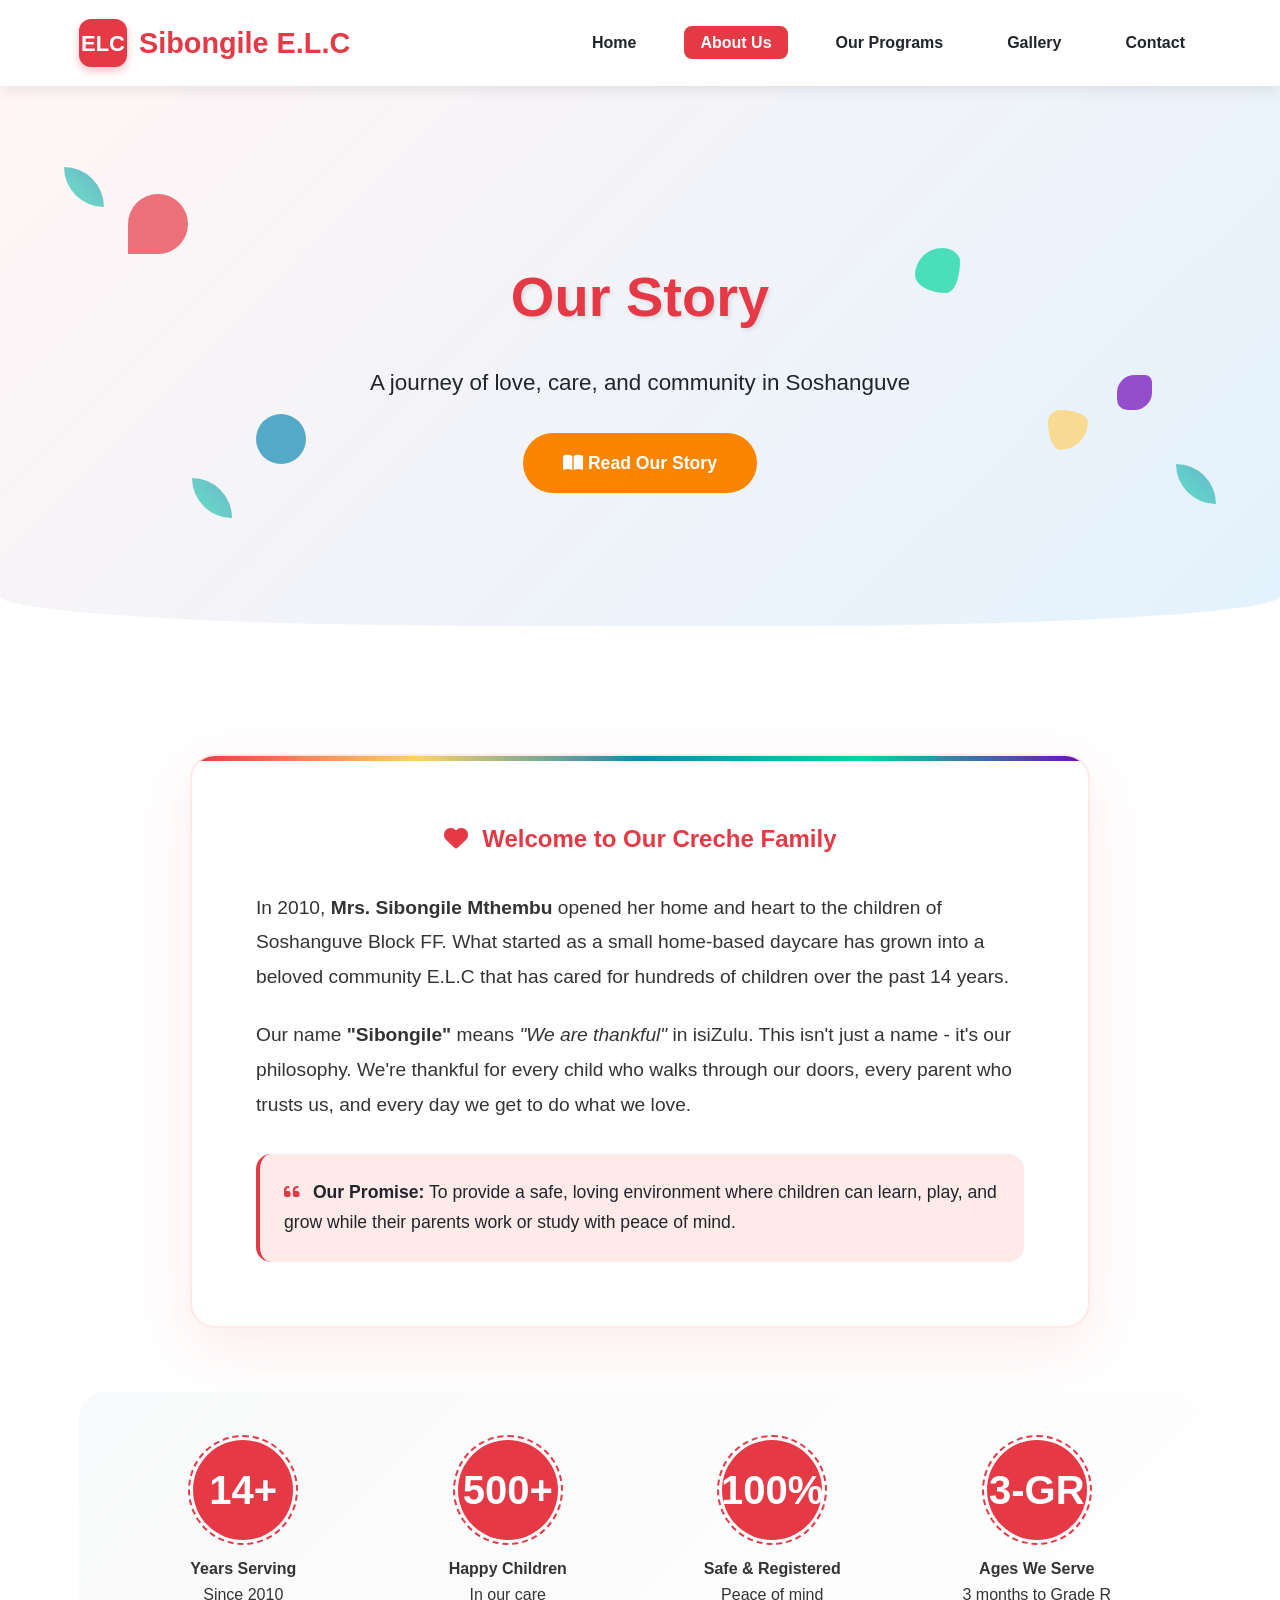
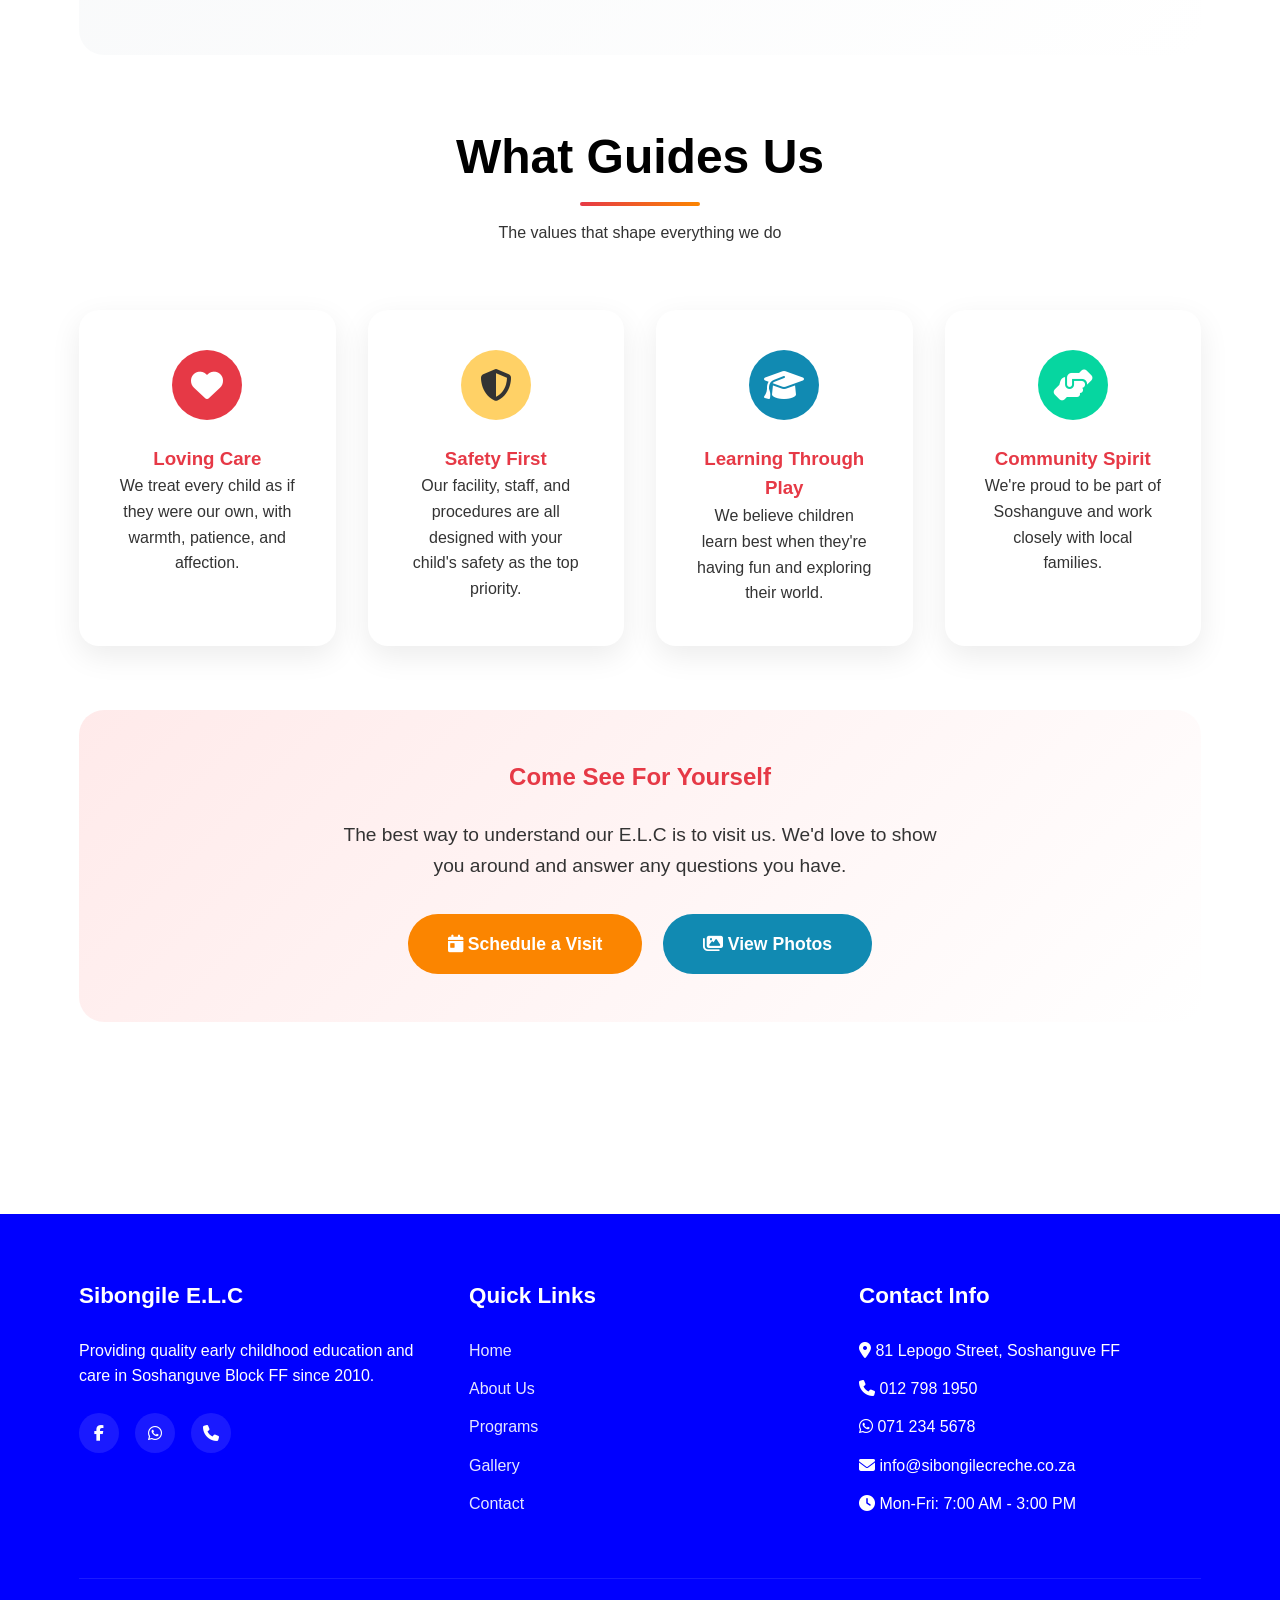
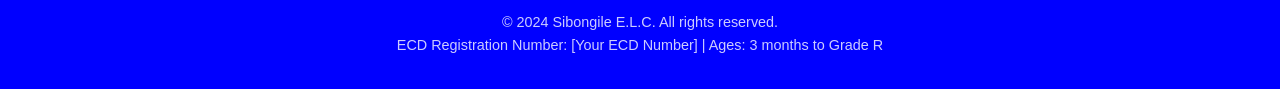
<file: about_us.html>
<!DOCTYPE html>
<html lang="en">
<head>
    <meta charset="UTF-8">
    <meta name="viewport" content="width=device-width, initial-scale=1.0">
    <title>About Us | Sibongile E.L.C</title>
    <link rel="stylesheet" href="css_assets/myfirst.css">
    <link rel="stylesheet" href="https://cdnjs.cloudflare.com/ajax/libs/font-awesome/6.4.0/css/all.min.css">
    <style>
        /* Special About Us Page Styles */
        .about-hero-special {
            background: linear-gradient(135deg, #fff5f5 0%, #e3f2fd 100%);
            color: var(--text-dark);
            text-align: center;
            padding: 8rem 1rem 6rem;
            position: relative;
            overflow: hidden;
            min-height: 60vh;
            display: flex;
            align-items: center;
            border-radius: 0 0 40% 40% / 0 0 30px 30px;
        }
        
        /* Animated Background Elements */
        .floating-element {
            position: absolute;
            opacity: 0.7;
            z-index: 0;
            pointer-events: none;
        }
        
        .element-1 {
            width: 60px;
            height: 60px;
            background: var(--primary-red);
            border-radius: 50% 50% 50% 0;
            top: 20%;
            left: 10%;
            animation: float1 20s infinite ease-in-out;
        }
        
        .element-2 {
            width: 40px;
            height: 40px;
            background: var(--sun-yellow);
            border-radius: 30% 70% 70% 30% / 30% 30% 70% 70%;
            top: 60%;
            right: 15%;
            animation: float2 25s infinite ease-in-out;
        }
        
        .element-3 {
            width: 50px;
            height: 50px;
            background: var(--sky-blue);
            border-radius: 50%;
            bottom: 30%;
            left: 20%;
            animation: float3 30s infinite ease-in-out;
        }
        
        .element-4 {
            width: 45px;
            height: 45px;
            background: var(--ocean-blue);
            border-radius: 60% 40% 30% 70% / 60% 30% 70% 40%;
            top: 30%;
            right: 25%;
            animation: float4 22s infinite ease-in-out;
        }
        
        .element-5 {
            width: 35px;
            height: 35px;
            background: var(--violet);
            border-radius: 50% 20% 50% 30%;
            bottom: 40%;
            right: 10%;
            animation: float5 28s infinite ease-in-out;
        }
        
        /* Leaf/Flower Shapes */
        .leaf {
            position: absolute;
            width: 40px;
            height: 40px;
            background: linear-gradient(45deg, var(--ocean-blue), var(--sky-blue));
            border-radius: 0 100%;
            opacity: 0.6;
            z-index: 0;
            pointer-events: none;
        }
        
        .leaf-1 {
            top: 15%;
            left: 5%;
            transform: rotate(45deg);
            animation: leafFloat1 35s infinite linear;
        }
        
        .leaf-2 {
            top: 70%;
            right: 5%;
            transform: rotate(135deg);
            animation: leafFloat2 40s infinite linear;
        }
        
        .leaf-3 {
            bottom: 20%;
            left: 15%;
            transform: rotate(225deg);
            animation: leafFloat3 30s infinite linear;
        }
        
        /* Animations */
        @keyframes float1 {
            0%, 100% { transform: translate(0, 0) rotate(0deg); }
            25% { transform: translate(20px, -30px) rotate(90deg); }
            50% { transform: translate(-15px, -20px) rotate(180deg); }
            75% { transform: translate(10px, 15px) rotate(270deg); }
        }
        
        @keyframes float2 {
            0%, 100% { transform: translate(0, 0) rotate(0deg); }
            33% { transform: translate(-25px, 20px) rotate(120deg); }
            66% { transform: translate(20px, -15px) rotate(240deg); }
        }
        
        @keyframes float3 {
            0%, 100% { transform: translate(0, 0) scale(1); }
            50% { transform: translate(30px, 30px) scale(1.2); }
        }
        
        @keyframes float4 {
            0%, 100% { transform: translate(0, 0) rotate(0deg); }
            50% { transform: translate(-20px, -20px) rotate(180deg); }
        }
        
        @keyframes float5 {
            0% { transform: translate(0, 0) rotate(0deg); }
            100% { transform: translate(100px, 100px) rotate(360deg); }
        }
        
        @keyframes leafFloat1 {
            0% { transform: translate(0, 0) rotate(45deg); }
            25% { transform: translate(50px, -30px) rotate(90deg); }
            50% { transform: translate(100px, 20px) rotate(135deg); }
            75% { transform: translate(50px, 50px) rotate(180deg); }
            100% { transform: translate(0, 0) rotate(225deg); }
        }
        
        @keyframes leafFloat2 {
            0% { transform: translate(0, 0) rotate(135deg); }
            33% { transform: translate(-60px, 40px) rotate(180deg); }
            66% { transform: translate(-30px, -30px) rotate(225deg); }
            100% { transform: translate(0, 0) rotate(270deg); }
        }
        
        @keyframes leafFloat3 {
            0% { transform: translate(0, 0) rotate(225deg); }
            50% { transform: translate(40px, -40px) rotate(270deg); }
            100% { transform: translate(0, 0) rotate(315deg); }
        }
        
        /* Content Styles */
        .about-hero-content {
            position: relative;
            z-index: 1;
        }
        
        .about-hero-special h1 {
            font-size: 3.5rem;
            margin-bottom: 1.5rem;
            color: var(--primary-red);
            text-shadow: 2px 2px 4px rgba(0, 0, 0, 0.1);
        }
        
        .about-hero-special p {
            font-size: 1.4rem;
            max-width: 600px;
            margin: 0 auto 2rem;
            color: var(--text-dark);
        }
        
        /* Story Section with Animation */
        .story-card {
            background: white;
            border-radius: 25px;
            padding: 4rem;
            margin: 4rem auto;
            max-width: 900px;
            box-shadow: 0 20px 60px rgba(230, 57, 70, 0.1);
            position: relative;
            overflow: hidden;
            border: 2px solid var(--soft-red);
        }
        
        .story-card::before {
            content: '';
            position: absolute;
            top: 0;
            left: 0;
            right: 0;
            height: 5px;
            background: linear-gradient(to right, var(--primary-red), var(--sun-yellow), var(--sky-blue), var(--ocean-blue), var(--violet));
        }
        
        /* Values with Icons */
        .values-container {
            display: grid;
            grid-template-columns: repeat(auto-fit, minmax(250px, 1fr));
            gap: 2rem;
            margin: 4rem 0;
        }
        
        .value-card {
            padding: 2.5rem;
            background: white;
            border-radius: 20px;
            text-align: center;
            transition: transform 0.3s ease;
            box-shadow: 0 10px 30px rgba(0, 0, 0, 0.08);
            position: relative;
            overflow: hidden;
        }
        
        .value-card:hover {
            transform: translateY(-10px);
        }
        
        .value-icon {
            width: 70px;
            height: 70px;
            border-radius: 50%;
            display: flex;
            align-items: center;
            justify-content: center;
            font-size: 2rem;
            margin: 0 auto 1.5rem;
            color: white;
        }
        
        .value-card:nth-child(1) .value-icon { background: var(--primary-red); }
        .value-card:nth-child(2) .value-icon { background: var(--sun-yellow); color: #333; }
        .value-card:nth-child(3) .value-icon { background: var(--sky-blue); }
        .value-card:nth-child(4) .value-icon { background: var(--ocean-blue); }
        
        /* Stats with Animation */
        .stats-animated {
            display: grid;
            grid-template-columns: repeat(auto-fit, minmax(180px, 1fr));
            gap: 2rem;
            margin: 4rem 0;
            padding: 3rem;
            background: linear-gradient(135deg, var(--light-gray), white);
            border-radius: 25px;
            position: relative;
            overflow: hidden;
        }
        
        .stat-circle {
            width: 100px;
            height: 100px;
            border-radius: 50%;
            margin: 0 auto 1rem;
            display: flex;
            align-items: center;
            justify-content: center;
            font-size: 2.5rem;
            font-weight: bold;
            color: white;
            position: relative;
        }
        
        .stat-circle::after {
            content: '';
            position: absolute;
            top: -5px;
            left: -5px;
            right: -5px;
            bottom: -5px;
            border-radius: 50%;
            border: 2px dashed;
            animation: rotate 20s linear infinite;
        }
        
        .stat-circle:nth-child(1) { background: var(--primary-red); }
        .stat-circle:nth-child(1)::after { border-color: var(--primary-red); }
        
        .stat-circle:nth-child(2) { background: var(--sun-yellow); color: #333; }
        .stat-circle:nth-child(2)::after { border-color: var(--sun-yellow); }
        
        .stat-circle:nth-child(3) { background: var(--sky-blue); }
        .stat-circle:nth-child(3)::after { border-color: var(--sky-blue); }
        
        .stat-circle:nth-child(4) { background: var(--ocean-blue); }
        .stat-circle:nth-child(4)::after { border-color: var(--ocean-blue); }
        
        @keyframes rotate {
            0% { transform: rotate(0deg); }
            100% { transform: rotate(360deg); }
        }
        
        /* Responsive */
        @media (max-width: 768px) {
            .about-hero-special {
                padding: 6rem 1rem 4rem;
                min-height: 50vh;
            }
            
            .about-hero-special h1 {
                font-size: 2.5rem;
            }
            
            .story-card {
                padding: 2rem;
                margin: 2rem auto;
            }
            
            .floating-element, .leaf {
                display: none; /* Hide animations on mobile for performance */
            }
        }
    </style>
</head>
<body>
    <header>
        <div class="container">
            <nav>
                <div class="logo">
                    <div class="logo-icon">ELC</div>
                    <h1>Sibongile E.L.C</h1>
                </div>
                
                <button class="mobile-menu-btn" id="mobileMenuBtn">
                    <i class="fas fa-bars"></i>
                </button>
                
                <ul class="nav-links" id="navLinks">
                    <li><a href="index.html">Home</a></li>
                    <li><a href="about_us.html" class="active">About Us</a></li>
                    <li><a href="programs.html">Our Programs</a></li>
                    <li><a href="gallery.html">Gallery</a></li>
                    <li><a href="contact.html">Contact</a></li>
                </ul>
            </nav>
        </div>
    </header>

    <!-- Special Animated Hero -->
    <section class="about-hero-special">
        <!-- Animated Background Elements -->
        <div class="floating-element element-1"></div>
        <div class="floating-element element-2"></div>
        <div class="floating-element element-3"></div>
        <div class="floating-element element-4"></div>
        <div class="floating-element element-5"></div>
        
        <!-- Leaf/Flower Shapes -->
        <div class="leaf leaf-1"></div>
        <div class="leaf leaf-2"></div>
        <div class="leaf leaf-3"></div>
        
        <div class="container about-hero-content">
            <h1>Our Story</h1>
            <p>A journey of love, care, and community in Soshanguve</p>
            <div style="margin-top: 2rem;">
                <a href="#our-story" class="btn btn-primary" style="padding: 1rem 2.5rem;">
                    <i class="fas fa-book-open"></i> Read Our Story
                </a>
            </div>
        </div>
    </section>

    <section class="page-content">
        <div class="container">
            <!-- Story Card -->
            <div id="our-story" class="story-card">
                <h2 style="color: var(--primary-red); text-align: center; margin-bottom: 2rem;">
                    <i class="fas fa-heart" style="margin-right: 0.5rem;"></i>
                    Welcome to Our Creche Family
                </h2>
                
                <p style="font-size: 1.2rem; line-height: 1.8; margin-bottom: 1.5rem;">
                    In 2010, <strong>Mrs. Sibongile Mthembu</strong> opened her home and heart to the children of Soshanguve Block FF. What started as a small home-based daycare has grown into a beloved community E.L.C that has cared for hundreds of children over the past 14 years.
                </p>
                
                <p style="font-size: 1.2rem; line-height: 1.8; margin-bottom: 1.5rem;">
                    Our name <strong>"Sibongile"</strong> means <em>"We are thankful"</em> in isiZulu. This isn't just a name - it's our philosophy. We're thankful for every child who walks through our doors, every parent who trusts us, and every day we get to do what we love.
                </p>
                
                <div style="background: var(--soft-red); padding: 1.5rem; border-radius: 15px; margin-top: 2rem; border-left: 4px solid var(--primary-red);">
                    <p style="font-size: 1.1rem; line-height: 1.7; margin: 0; color: var(--text-dark);">
                        <i class="fas fa-quote-left" style="color: var(--primary-red); margin-right: 0.5rem;"></i>
                        <strong>Our Promise:</strong> To provide a safe, loving environment where children can learn, play, and grow while their parents work or study with peace of mind.
                    </p>
                </div>
            </div>

            <!-- Animated Stats -->
            <div class="stats-animated">
                <div style="text-align: center;">
                    <div class="stat-circle">14+</div>
                    <h4>Years Serving</h4>
                    <p>Since 2010</p>
                </div>
                
                <div style="text-align: center;">
                    <div class="stat-circle">500+</div>
                    <h4>Happy Children</h4>
                    <p>In our care</p>
                </div>
                
                <div style="text-align: center;">
                    <div class="stat-circle">100%</div>
                    <h4>Safe & Registered</h4>
                    <p>Peace of mind</p>
                </div>
                
                <div style="text-align: center;">
                    <div class="stat-circle">3-GR</div>
                    <h4>Ages We Serve</h4>
                    <p>3 months to Grade R</p>
                </div>
            </div>

            <!-- Our Values -->
            <div class="page-header">
                <h1>What Guides Us</h1>
                <p>The values that shape everything we do</p>
            </div>
            
            <div class="values-container">
                <div class="value-card">
                    <div class="value-icon">
                        <i class="fas fa-heart"></i>
                    </div>
                    <h3 style="color: var(--primary-red);">Loving Care</h3>
                    <p>We treat every child as if they were our own, with warmth, patience, and affection.</p>
                </div>
                
                <div class="value-card">
                    <div class="value-icon">
                        <i class="fas fa-shield-alt"></i>
                    </div>
                    <h3 style="color: var(--primary-red);">Safety First</h3>
                    <p>Our facility, staff, and procedures are all designed with your child's safety as the top priority.</p>
                </div>
                
                <div class="value-card">
                    <div class="value-icon">
                        <i class="fas fa-graduation-cap"></i>
                    </div>
                    <h3 style="color: var(--primary-red);">Learning Through Play</h3>
                    <p>We believe children learn best when they're having fun and exploring their world.</p>
                </div>
                
                <div class="value-card">
                    <div class="value-icon">
                        <i class="fas fa-hands-helping"></i>
                    </div>
                    <h3 style="color: var(--primary-red);">Community Spirit</h3>
                    <p>We're proud to be part of Soshanguve and work closely with local families.</p>
                </div>
            </div>

            <!-- Simple CTA -->
            <div style="text-align: center; margin: 4rem 0; padding: 3rem; background: linear-gradient(135deg, var(--soft-red), white); border-radius: 25px;">
                <h2 style="color: var(--primary-red); margin-bottom: 1.5rem;">Come See For Yourself</h2>
                <p style="font-size: 1.2rem; margin-bottom: 2rem; max-width: 600px; margin-left: auto; margin-right: auto;">
                    The best way to understand our E.L.C is to visit us. We'd love to show you around and answer any questions you have.
                </p>
                <a href="contact.html" class="btn btn-primary" style="padding: 1rem 2.5rem; font-size: 1.1rem;">
                    <i class="fas fa-calendar-day"></i> Schedule a Visit
                </a>
                <a href="gallery.html" class="btn btn-secondary" style="padding: 1rem 2.5rem; font-size: 1.1rem; margin-left: 1rem;">
                    <i class="fas fa-images"></i> View Photos
                </a>
            </div>
        </div>
    </section>

    <!-- Footer -->
    <footer>
        <div class="container">
            <div class="footer-content">
                <div class="footer-section">
                    <h3>Sibongile E.L.C</h3>
                    <p>Providing quality early childhood education and care in Soshanguve Block FF since 2010.</p>
                    <div class="social-links">
                        <a href="#" class="social-icon"><i class="fab fa-facebook-f"></i></a>
                        <a href="#" class="social-icon"><i class="fab fa-whatsapp"></i></a>
                        <a href="#" class="social-icon"><i class="fas fa-phone"></i></a>
                    </div>
                </div>
                
                <div class="footer-section">
                    <h3>Quick Links</h3>
                    <ul class="footer-links">
                        <li><a href="index.html">Home</a></li>
                        <li><a href="about_us.html">About Us</a></li>
                        <li><a href="programs.html">Programs</a></li>
                        <li><a href="gallery.html">Gallery</a></li>
                        <li><a href="contact.html">Contact</a></li>
                    </ul>
                </div>
                
                <div class="footer-section">
                    <h3>Contact Info</h3>
                    <ul class="footer-links">
                        <li><i class="fas fa-map-marker-alt"></i> 81 Lepogo Street, Soshanguve FF</li>
                        <li><i class="fas fa-phone"></i> 012 798 1950</li>
                        <li><i class="fab fa-whatsapp"></i> 071 234 5678</li>
                        <li><i class="fas fa-envelope"></i> info@sibongilecreche.co.za</li>
                        <li><i class="fas fa-clock"></i> Mon-Fri: 7:00 AM - 3:00 PM</li>
                    </ul>
                </div>
            </div>
            
            <div class="copyright">
                <p>&copy; 2024 Sibongile E.L.C. All rights reserved.</p>
                <p>ECD Registration Number: [Your ECD Number] | Ages: 3 months to Grade R</p>
            </div>
        </div>
    </footer>

    <script>
        // Parallax effect for floating elements on scroll
        document.addEventListener('scroll', function() {
            const scrolled = window.pageYOffset;
            const rate = scrolled * -0.5;
            
            document.querySelectorAll('.floating-element, .leaf').forEach(element => {
                element.style.transform = `translateY(${rate * 0.5}px)`;
            });
        });
    </script>
    <script src="/myjavascrip.js" defer></script>
</body>
</html>
</file>
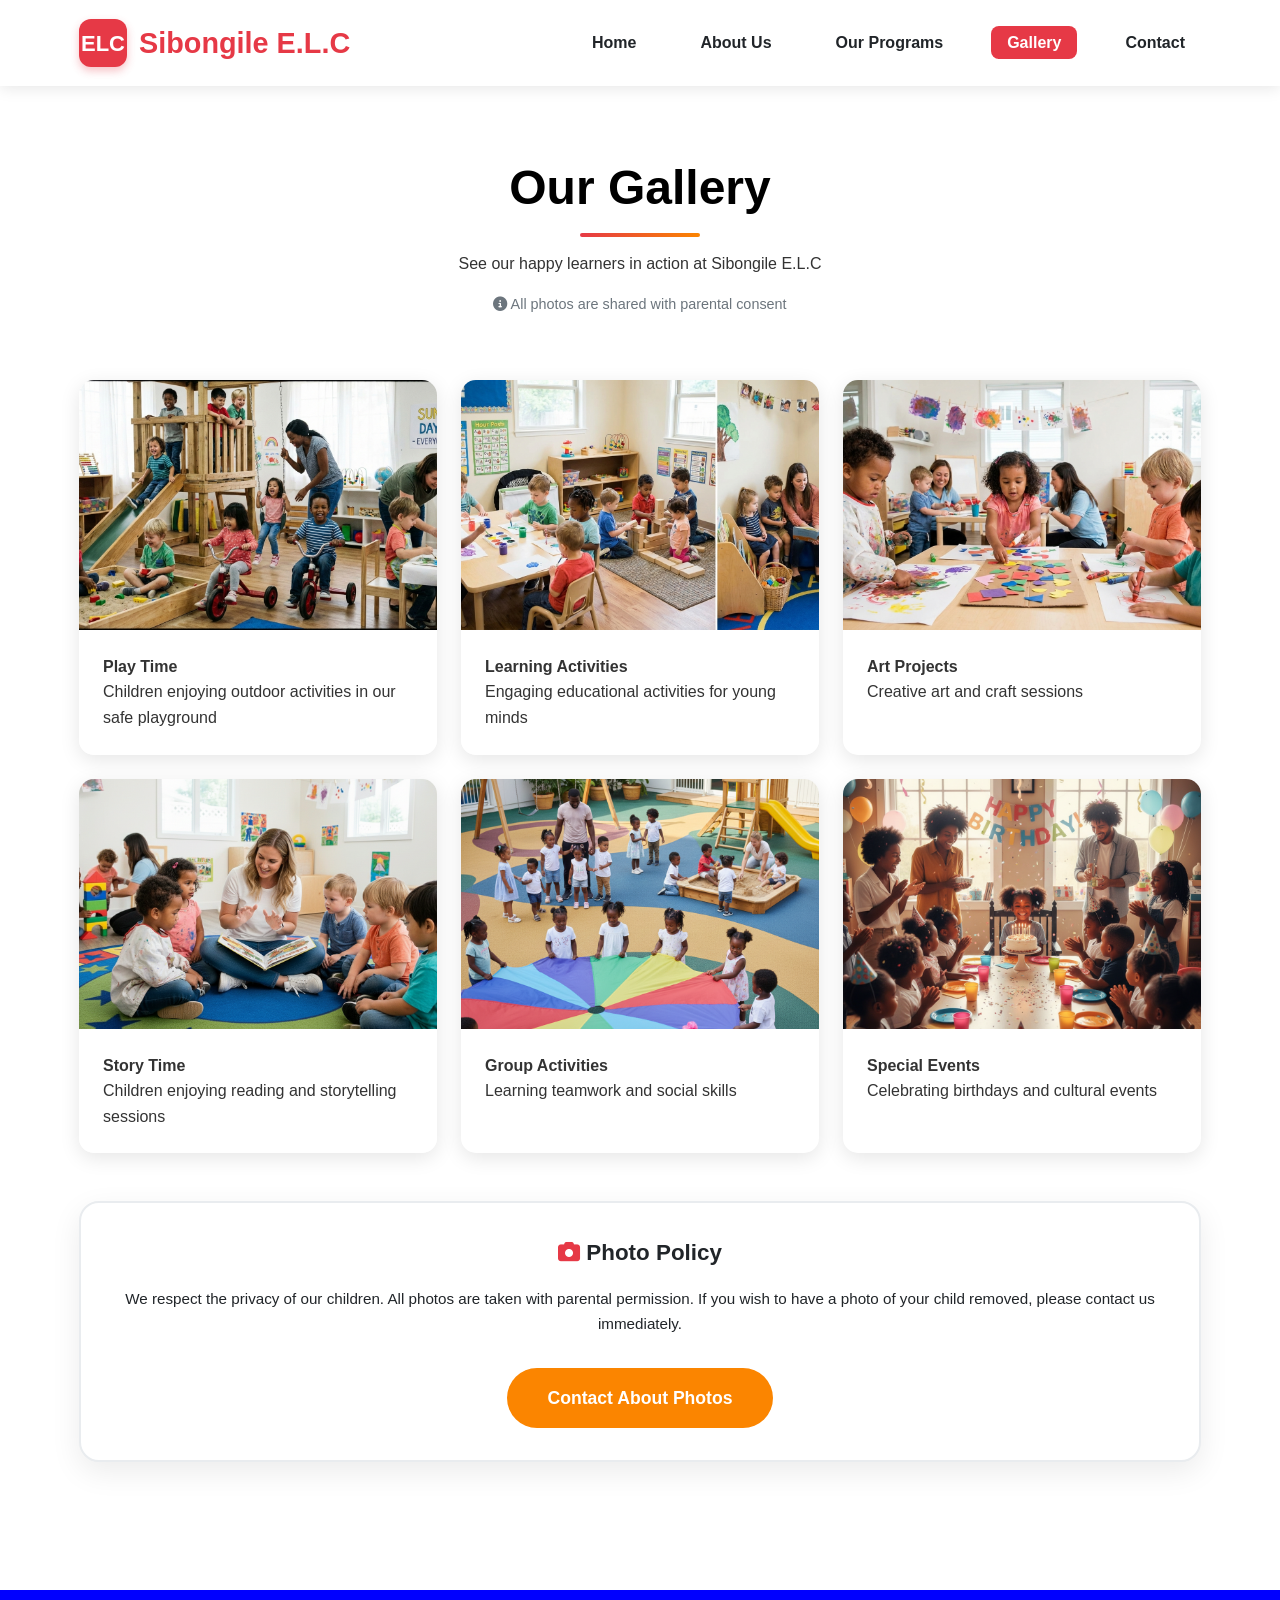
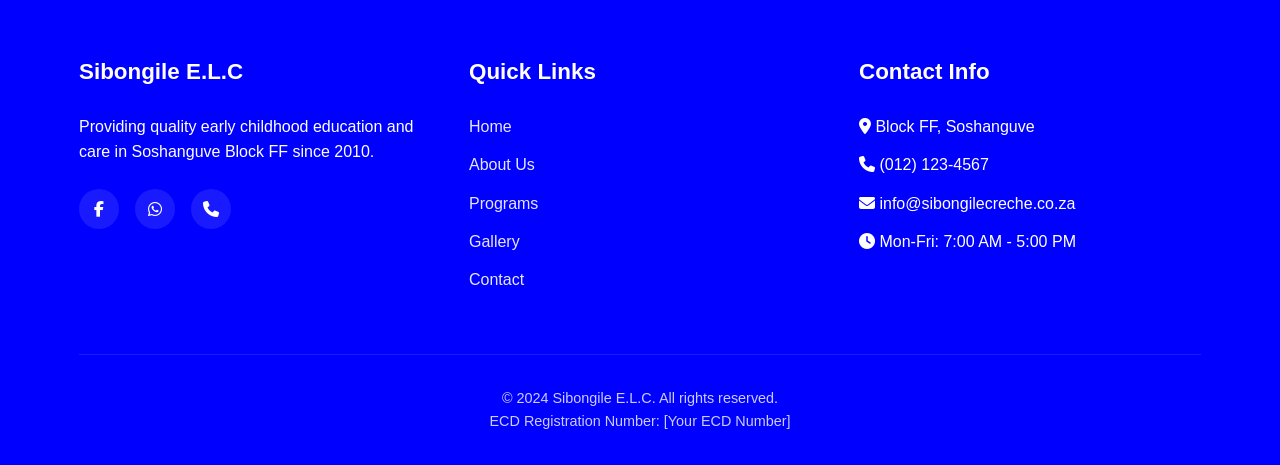
<file: gallery.html>
<!DOCTYPE html>
<html lang="en">
<head>
    <meta charset="UTF-8">
    <meta name="viewport" content="width=device-width, initial-scale=1.0">
    <title>Gallery | Sibongile E.L.C</title>
    <link rel="stylesheet" href="css_assets/myfirst.css">
    <link rel="stylesheet" href="https://cdnjs.cloudflare.com/ajax/libs/font-awesome/6.4.0/css/all.min.css">
</head>
<body>
    <header>
        <div class="container">
            <nav>
                <div class="logo">
                    <div class="logo-icon">ELC</div>
                    <h1>Sibongile E.L.C</h1>
                </div>
                
                <button class="mobile-menu-btn" id="mobileMenuBtn">
                    <i class="fas fa-bars"></i>
                </button>
                
                <ul class="nav-links" id="navLinks">
                    <li><a href="index.html">Home</a></li>
                    <li><a href="about_us.html">About Us</a></li>
                    <li><a href="programs.html">Our Programs</a></li>
                    <li><a href="gallery.html" class="active">Gallery</a></li>
                    <li><a href="contact.html">Contact</a></li>
                </ul>
            </nav>
        </div>
    </header>

    <section class="page-content">
        <div class="container">
            <div class="page-header">
                <h1>Our Gallery</h1>
                <p>See our happy learners in action at Sibongile E.L.C</p>
                <p class="mt-1" style="color: var(--text-light); font-size: 0.9rem;">
                    <i class="fas fa-info-circle"></i> All photos are shared with parental consent
                </p>
            </div>
            
            <!-- Gallery Images -->
            <div class="gallery-grid">
                <!-- Image 1 -->
                <div class="gallery-item">
                    <img src="image_assets/childrenlearning.png" alt="Children playing">
                    <div>
                        <p><strong>Play Time</strong></p>
                        <p>Children enjoying outdoor activities in our safe playground</p>
                    </div>
                </div>
                
                <!-- Image 2 -->
                <div class="gallery-item">
                    <img src="image_assets/leanact.png" alt="Learning activities">
                    <div>
                        <p><strong>Learning Activities</strong></p>
                        <p>Engaging educational activities for young minds</p>
                    </div>
                </div>
                
                <!-- Image 3 -->
                <div class="gallery-item">
                    <img src="image_assets/projects.png" alt="Art projects">
                    <div>
                        <p><strong>Art Projects</strong></p>
                        <p>Creative art and craft sessions</p>
                    </div>
                </div>
                
                <!-- Image 4 -->
                <div class="gallery-item">
                    <img src="image_assets/reading.png" alt="Reading time">
                    <div>
                        <p><strong>Story Time</strong></p>
                        <p>Children enjoying reading and storytelling sessions</p>
                    </div>
                </div>
                
                <!-- Image 5 -->
                <div class="gallery-item">
                    <img src="image_assets/group.png" alt="Group activities">
                    <div>
                        <p><strong>Group Activities</strong></p>
                        <p>Learning teamwork and social skills</p>
                    </div>
                </div>
                
                <!-- Image 6 -->
                <div class="gallery-item">
                    <img src="image_assets/celeb.png" alt="Celebrations">
                    <div>
                        <p><strong>Special Events</strong></p>
                        <p>Celebrating birthdays and cultural events</p>
                    </div>
                </div>
            </div>
            
            <!-- Note for parents -->
            <div class="feature-card mt-3" style="text-align: center;">
                <h3><i class="fas fa-camera color-red"></i> Photo Policy</h3>
                <p class="mt-1">We respect the privacy of our children. All photos are taken with parental permission. If you wish to have a photo of your child removed, please contact us immediately.</p>
                <a href="contact.html" class="btn btn-primary mt-2">Contact About Photos</a>
            </div>
        </div>
    </section>

    <footer>
        <div class="container">
            <div class="footer-content">
                <div class="footer-section">
                    <h3>Sibongile E.L.C</h3>
                    <p>Providing quality early childhood education and care in Soshanguve Block FF since 2010.</p>
                    <div class="social-links">
                        <a href="#" class="social-icon"><i class="fab fa-facebook-f"></i></a>
                        <a href="#" class="social-icon"><i class="fab fa-whatsapp"></i></a>
                        <a href="#" class="social-icon"><i class="fas fa-phone"></i></a>
                    </div>
                </div>
                
                <div class="footer-section">
                    <h3>Quick Links</h3>
                    <ul class="footer-links">
                        <li><a href="index.html">Home</a></li>
                        <li><a href="about_us.html">About Us</a></li>
                        <li><a href="programs.html">Programs</a></li>
                        <li><a href="gallery.html">Gallery</a></li>
                        <li><a href="contact.html">Contact</a></li>
                    </ul>
                </div>
                
                <div class="footer-section">
                    <h3>Contact Info</h3>
                    <ul class="footer-links">
                        <li><i class="fas fa-map-marker-alt"></i> Block FF, Soshanguve</li>
                        <li><i class="fas fa-phone"></i> (012) 123-4567</li>
                        <li><i class="fas fa-envelope"></i> info@sibongilecreche.co.za</li>
                        <li><i class="fas fa-clock"></i> Mon-Fri: 7:00 AM - 5:00 PM</li>
                    </ul>
                </div>
            </div>
            
            <div class="copyright">
                <p>&copy; 2024 Sibongile E.L.C. All rights reserved.</p>
                <p>ECD Registration Number: [Your ECD Number]</p>
            </div>
        </div>
    </footer>

    
    <script src="/myjavascrip.js" defer></script>
</body>
</html>
</file>
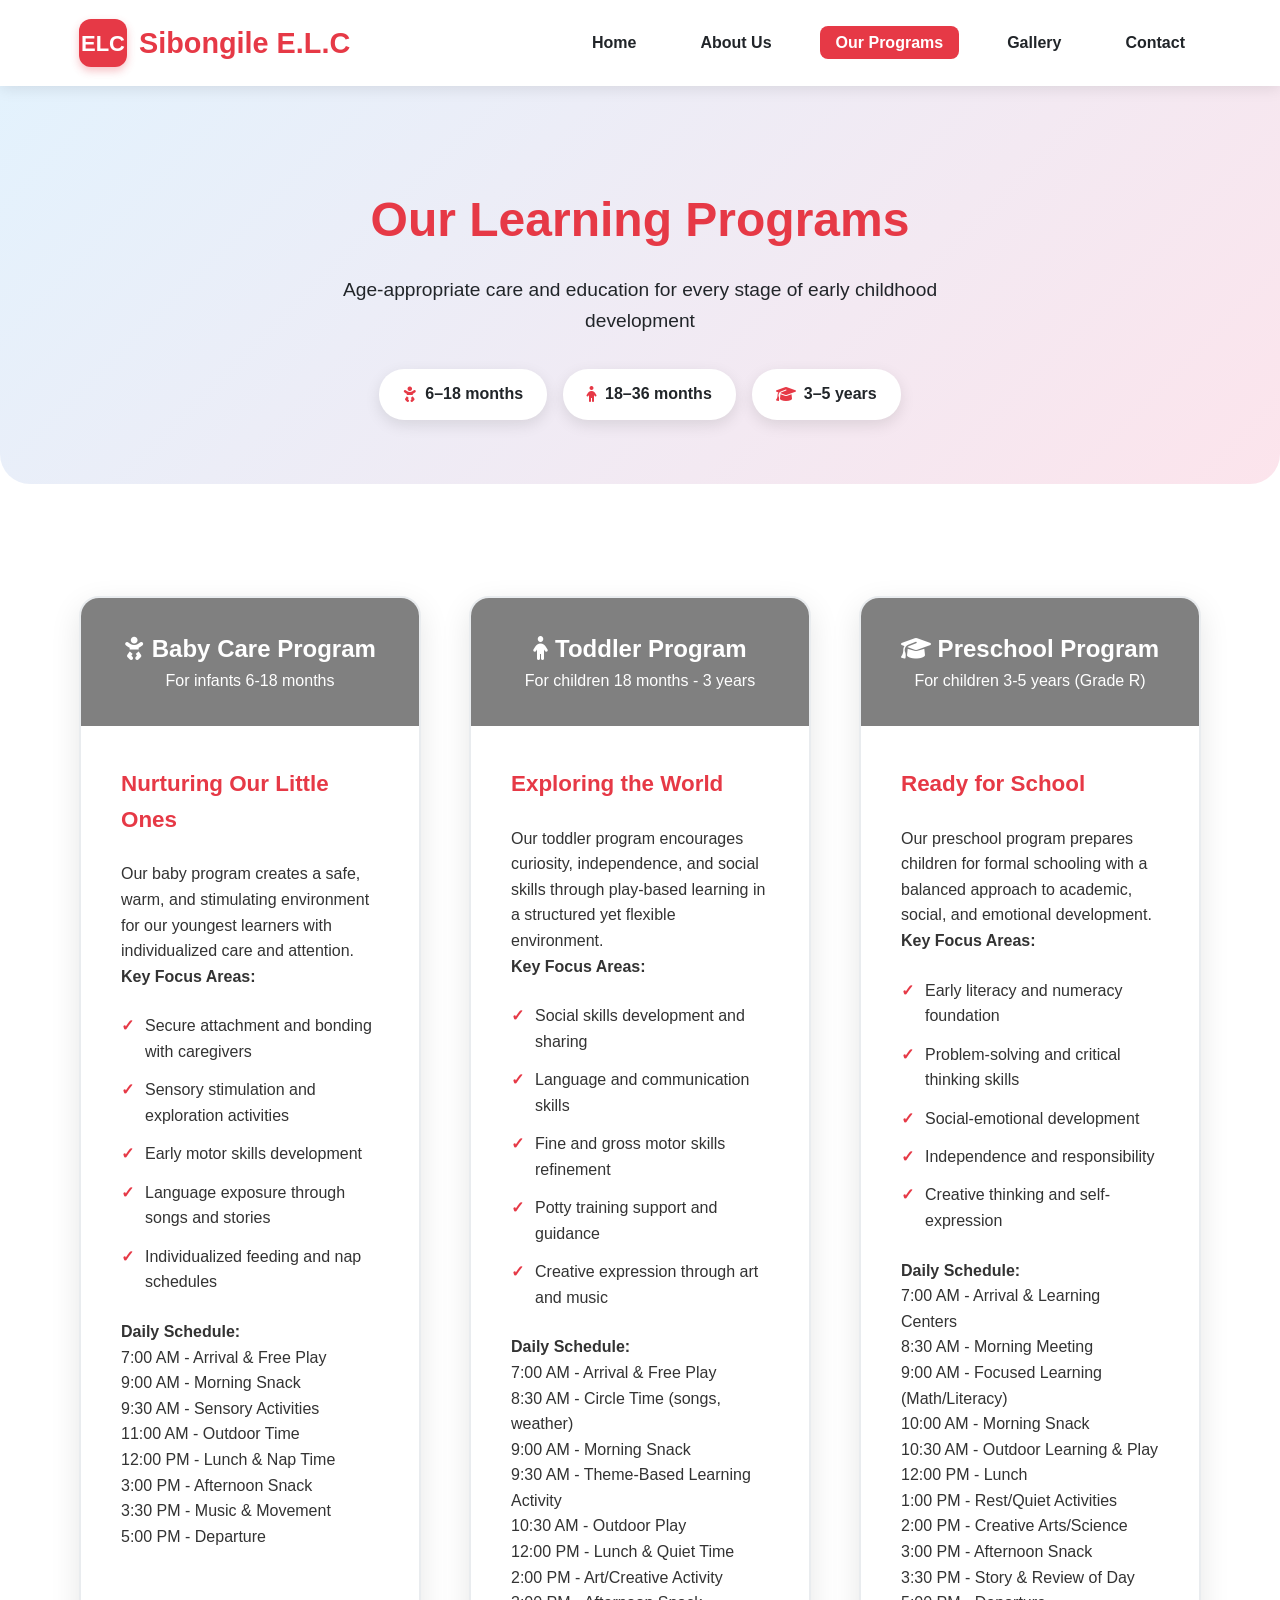
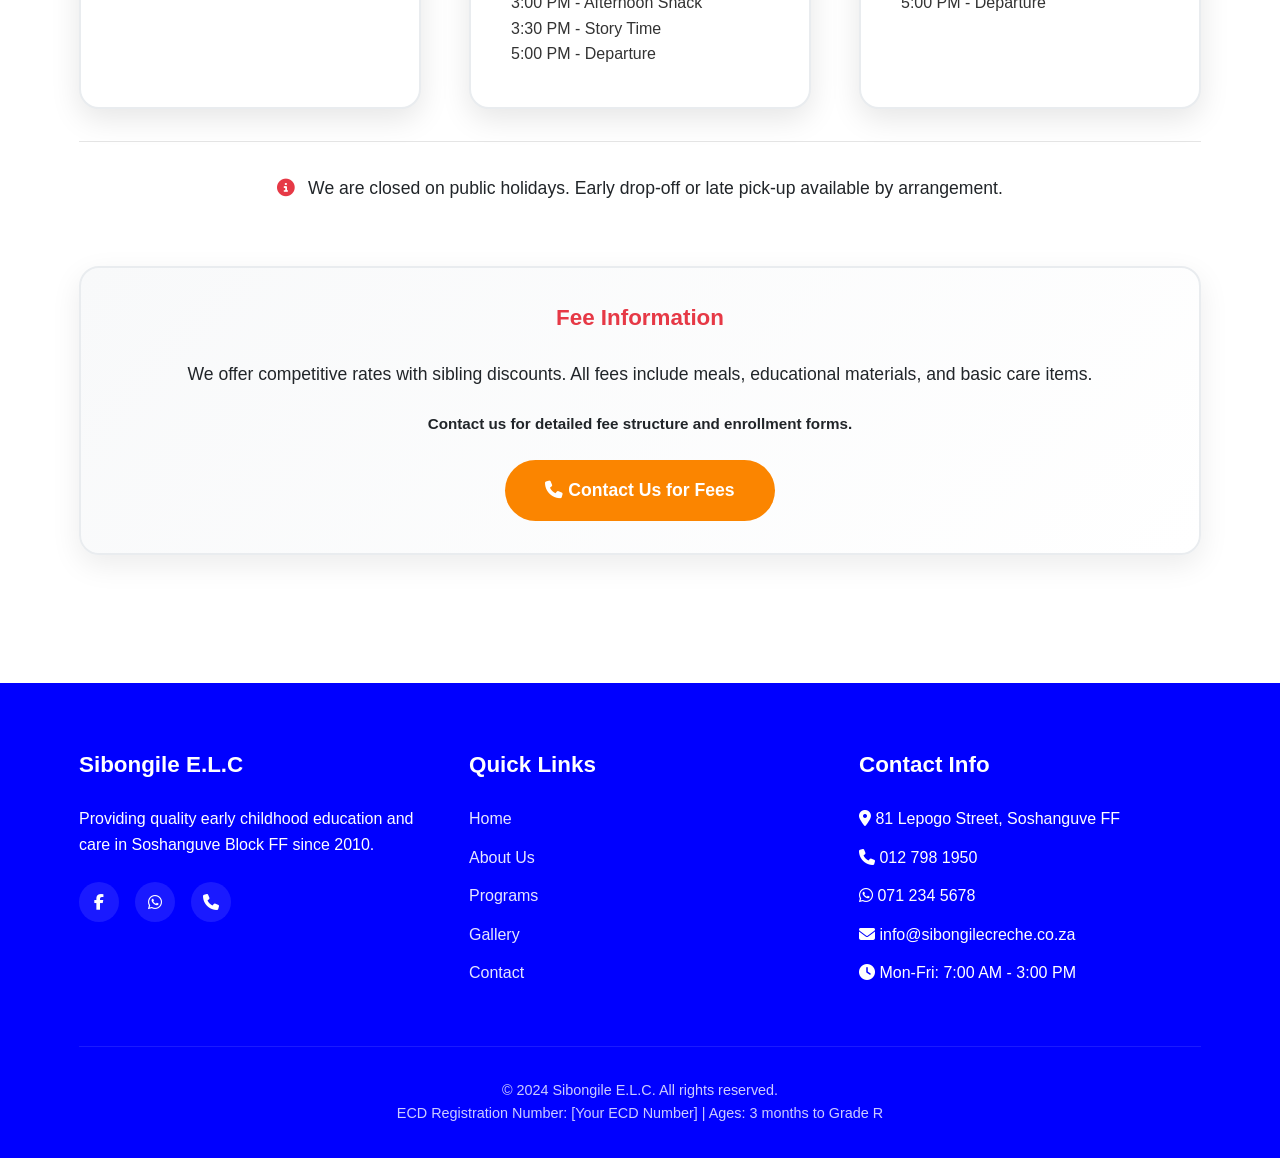
<file: programs.html>
<!DOCTYPE html>
<html lang="en">
<head>
    <meta charset="UTF-8">
    <meta name="viewport" content="width=device-width, initial-scale=1.0">
    <title>Our Programs | Sibongile E.L.C</title>
    <link rel="stylesheet" href="css_assets/myfirst.css">
    <link rel="stylesheet" href="https://cdnjs.cloudflare.com/ajax/libs/font-awesome/6.4.0/css/all.min.css">
    <style>
        /* Smooth scrolling */
        html {
            scroll-behavior: smooth;
        }

        /* Additional styles for Programs page */
        .programs-hero {
            background: linear-gradient(135deg, #e3f2fd 0%, #fce4ec 100%);
            color: var(--text-dark);
            text-align: center;
            padding: 6rem 1rem 4rem;
            border-radius: 0 0 30px 30px;
            margin-bottom: 3rem;
        }
        
        .programs-hero h1 {
            color: var(--primary-red);
            font-size: 3rem;
            margin-bottom: 1rem;
        }
        
        .age-badges {
            display: flex;
            justify-content: center;
            gap: 1rem;
            flex-wrap: wrap;
            margin-top: 2rem;
        }
        
        .age-badge {
            background: white;
            padding: 0.8rem 1.5rem;
            border-radius: 25px;
            font-weight: bold;
            box-shadow: 0 5px 15px rgba(0, 0, 0, 0.1);
            display: flex;
            align-items: center;
            gap: 0.5rem;
            text-decoration: none;
            color: inherit;
            transition: transform 0.2s, box-shadow 0.2s;
        }

        .age-badge:hover {
            transform: translateY(-3px);
            box-shadow: 0 8px 20px rgba(0,0,0,0.2);
        }
        
        .age-badge i {
            color: var(--primary-red);
        }
    </style>
</head>
<body>
    <header>
        <div class="container">
            <nav>
                <div class="logo">
                    <div class="logo-icon">ELC</div>
                    <h1>Sibongile E.L.C</h1>
                </div>
                
                <button class="mobile-menu-btn" id="mobileMenuBtn">
                    <i class="fas fa-bars"></i>
                </button>
                
                <ul class="nav-links" id="navLinks">
                    <li><a href="index.html">Home</a></li>
                    <li><a href="about_us.html">About Us</a></li>
                    <li><a href="programs.html" class="active">Our Programs</a></li>
                    <li><a href="gallery.html">Gallery</a></li>
                    <li><a href="contact.html">Contact</a></li>
                </ul>
            </nav>
        </div>
    </header>

    <!-- Hero Section -->
    <section class="programs-hero">
        <div class="container">
            <h1>Our Learning Programs</h1>
            <p style="font-size: 1.2rem; max-width: 700px; margin: 0 auto;">
                Age-appropriate care and education for every stage of early childhood development
            </p>

            <div class="age-badges">
                <a href="#baby-program" class="age-badge">
                    <i class="fas fa-baby"></i>
                    <span>6–18 months</span>
                </a>

                <a href="#toddler-program" class="age-badge">
                    <i class="fas fa-child"></i>
                    <span>18–36 months</span>
                </a>

                <a href="#preschool-program" class="age-badge">
                    <i class="fas fa-graduation-cap"></i>
                    <span>3–5 years</span>
                </a>
            </div>
        </div>
    </section>

    <section class="page-content">
        <div class="container">
            <!-- Program Cards -->
            <div class="program-cards">

                <!-- Baby Program -->
                <div class="program-card" id="baby-program">
                    <div class="program-header">
                        <h2><i class="fas fa-baby"></i> Baby Care Program</h2>
                        <p>For infants 6-18 months</p>
                    </div>
                    <div class="program-body">
                        <h3>Nurturing Our Little Ones</h3>
                        <p>Our baby program creates a safe, warm, and stimulating environment for our youngest learners with individualized care and attention.</p>
                        
                        <h4>Key Focus Areas:</h4>
                        <ul>
                            <li>Secure attachment and bonding with caregivers</li>
                            <li>Sensory stimulation and exploration activities</li>
                            <li>Early motor skills development</li>
                            <li>Language exposure through songs and stories</li>
                            <li>Individualized feeding and nap schedules</li>
                        </ul>
                        
                        <h4>Daily Schedule:</h4>
                        <div class="daily-schedule">
                            <p>7:00 AM - Arrival & Free Play</p>
                            <p>9:00 AM - Morning Snack</p>
                            <p>9:30 AM - Sensory Activities</p>
                            <p>11:00 AM - Outdoor Time</p>
                            <p>12:00 PM - Lunch & Nap Time</p>
                            <p>3:00 PM - Afternoon Snack</p>
                            <p>3:30 PM - Music & Movement</p>
                            <p>5:00 PM - Departure</p>
                        </div>
                    </div>
                </div>
                
                <!-- Toddler Program -->
                <div class="program-card" id="toddler-program">
                    <div class="program-header">
                        <h2><i class="fas fa-child"></i> Toddler Program</h2>
                        <p>For children 18 months - 3 years</p>
                    </div>
                    <div class="program-body">
                        <h3>Exploring the World</h3>
                        <p>Our toddler program encourages curiosity, independence, and social skills through play-based learning in a structured yet flexible environment.</p>
                        
                        <h4>Key Focus Areas:</h4>
                        <ul>
                            <li>Social skills development and sharing</li>
                            <li>Language and communication skills</li>
                            <li>Fine and gross motor skills refinement</li>
                            <li>Potty training support and guidance</li>
                            <li>Creative expression through art and music</li>
                        </ul>
                        
                        <h4>Daily Schedule:</h4>
                        <div class="daily-schedule">
                            <p>7:00 AM - Arrival & Free Play</p>
                            <p>8:30 AM - Circle Time (songs, weather)</p>
                            <p>9:00 AM - Morning Snack</p>
                            <p>9:30 AM - Theme-Based Learning Activity</p>
                            <p>10:30 AM - Outdoor Play</p>
                            <p>12:00 PM - Lunch & Quiet Time</p>
                            <p>2:00 PM - Art/Creative Activity</p>
                            <p>3:00 PM - Afternoon Snack</p>
                            <p>3:30 PM - Story Time</p>
                            <p>5:00 PM - Departure</p>
                        </div>
                    </div>
                </div>
                
                <!-- Preschool Program -->
                <div class="program-card" id="preschool-program">
                    <div class="program-header">
                        <h2><i class="fas fa-graduation-cap"></i> Preschool Program</h2>
                        <p>For children 3-5 years (Grade R)</p>
                    </div>
                    <div class="program-body">
                        <h3>Ready for School</h3>
                        <p>Our preschool program prepares children for formal schooling with a balanced approach to academic, social, and emotional development.</p>
                        
                        <h4>Key Focus Areas:</h4>
                        <ul>
                            <li>Early literacy and numeracy foundation</li>
                            <li>Problem-solving and critical thinking skills</li>
                            <li>Social-emotional development</li>
                            <li>Independence and responsibility</li>
                            <li>Creative thinking and self-expression</li>
                        </ul>
                        
                        <h4>Daily Schedule:</h4>
                        <div class="daily-schedule">
                            <p>7:00 AM - Arrival & Learning Centers</p>
                            <p>8:30 AM - Morning Meeting</p>
                            <p>9:00 AM - Focused Learning (Math/Literacy)</p>
                            <p>10:00 AM - Morning Snack</p>
                            <p>10:30 AM - Outdoor Learning & Play</p>
                            <p>12:00 PM - Lunch</p>
                            <p>1:00 PM - Rest/Quiet Activities</p>
                            <p>2:00 PM - Creative Arts/Science</p>
                            <p>3:00 PM - Afternoon Snack</p>
                            <p>3:30 PM - Story & Review of Day</p>
                            <p>5:00 PM - Departure</p>
                        </div>
                    </div>
                </div>
            </div>
            
            <div style="text-align: center; margin-top: 2rem; padding-top: 2rem; border-top: 1px solid rgba(0,0,0,0.1);">
                <p style="color: var(--text-dark); font-size: 1.1rem;">
                    <i class="fas fa-info-circle" style="color: var(--primary-red); margin-right: 0.5rem;"></i>
                    We are closed on public holidays. Early drop-off or late pick-up available by arrangement.
                </p>
            </div>
            
            <!-- Fees Information -->
            <div class="feature-card" style="margin-top: 4rem; text-align: center; background: linear-gradient(135deg, var(--light-gray), white);">
                <h3 style="color: var(--primary-red);">Fee Information</h3>
                <p style="font-size: 1.1rem; margin: 1.5rem 0;">We offer competitive rates with sibling discounts. All fees include meals, educational materials, and basic care items.</p>
                <p style="font-weight: bold; color: var(--text-dark); margin-bottom: 1.5rem;">Contact us for detailed fee structure and enrollment forms.</p>
                <a href="contact.html" class="btn btn-primary" style="padding: 1rem 2.5rem;">
                    <i class="fas fa-phone"></i> Contact Us for Fees
                </a>
            </div>
        </div>
    </section>

    <footer>
        <div class="container">
            <div class="footer-content">
                <div class="footer-section">
                    <h3>Sibongile E.L.C</h3>
                    <p>Providing quality early childhood education and care in Soshanguve Block FF since 2010.</p>
                    <div class="social-links">
                        <a href="#" class="social-icon"><i class="fab fa-facebook-f"></i></a>
                        <a href="#" class="social-icon"><i class="fab fa-whatsapp"></i></a>
                        <a href="#" class="social-icon"><i class="fas fa-phone"></i></a>
                    </div>
                </div>
                
                <div class="footer-section">
                    <h3>Quick Links</h3>
                    <ul class="footer-links">
                        <li><a href="index.html">Home</a></li>
                        <li><a href="about_us.html">About Us</a></li>
                        <li><a href="programs.html">Programs</a></li>
                        <li><a href="gallery.html">Gallery</a></li>
                        <li><a href="contact.html">Contact</a></li>
                    </ul>
                </div>
                
                <div class="footer-section">
                    <h3>Contact Info</h3>
                    <ul class="footer-links">
                        <li><i class="fas fa-map-marker-alt"></i> 81 Lepogo Street, Soshanguve FF</li>
                        <li><i class="fas fa-phone"></i> 012 798 1950</li>
                        <li><i class="fab fa-whatsapp"></i> 071 234 5678</li>
                        <li><i class="fas fa-envelope"></i> info@sibongilecreche.co.za</li>
                        <li><i class="fas fa-clock"></i> Mon-Fri: 7:00 AM - 3:00 PM</li>
                    </ul>
                </div>
            </div>
            
            <div class="copyright">
                <p>&copy; 2024 Sibongile E.L.C. All rights reserved.</p>
                <p>ECD Registration Number: [Your ECD Number] | Ages: 3 months to Grade R</p>
            </div>
        </div>
    </footer>

    
    <script src="/myjavascrip.js" defer></script>
</body>
</html>
</file>
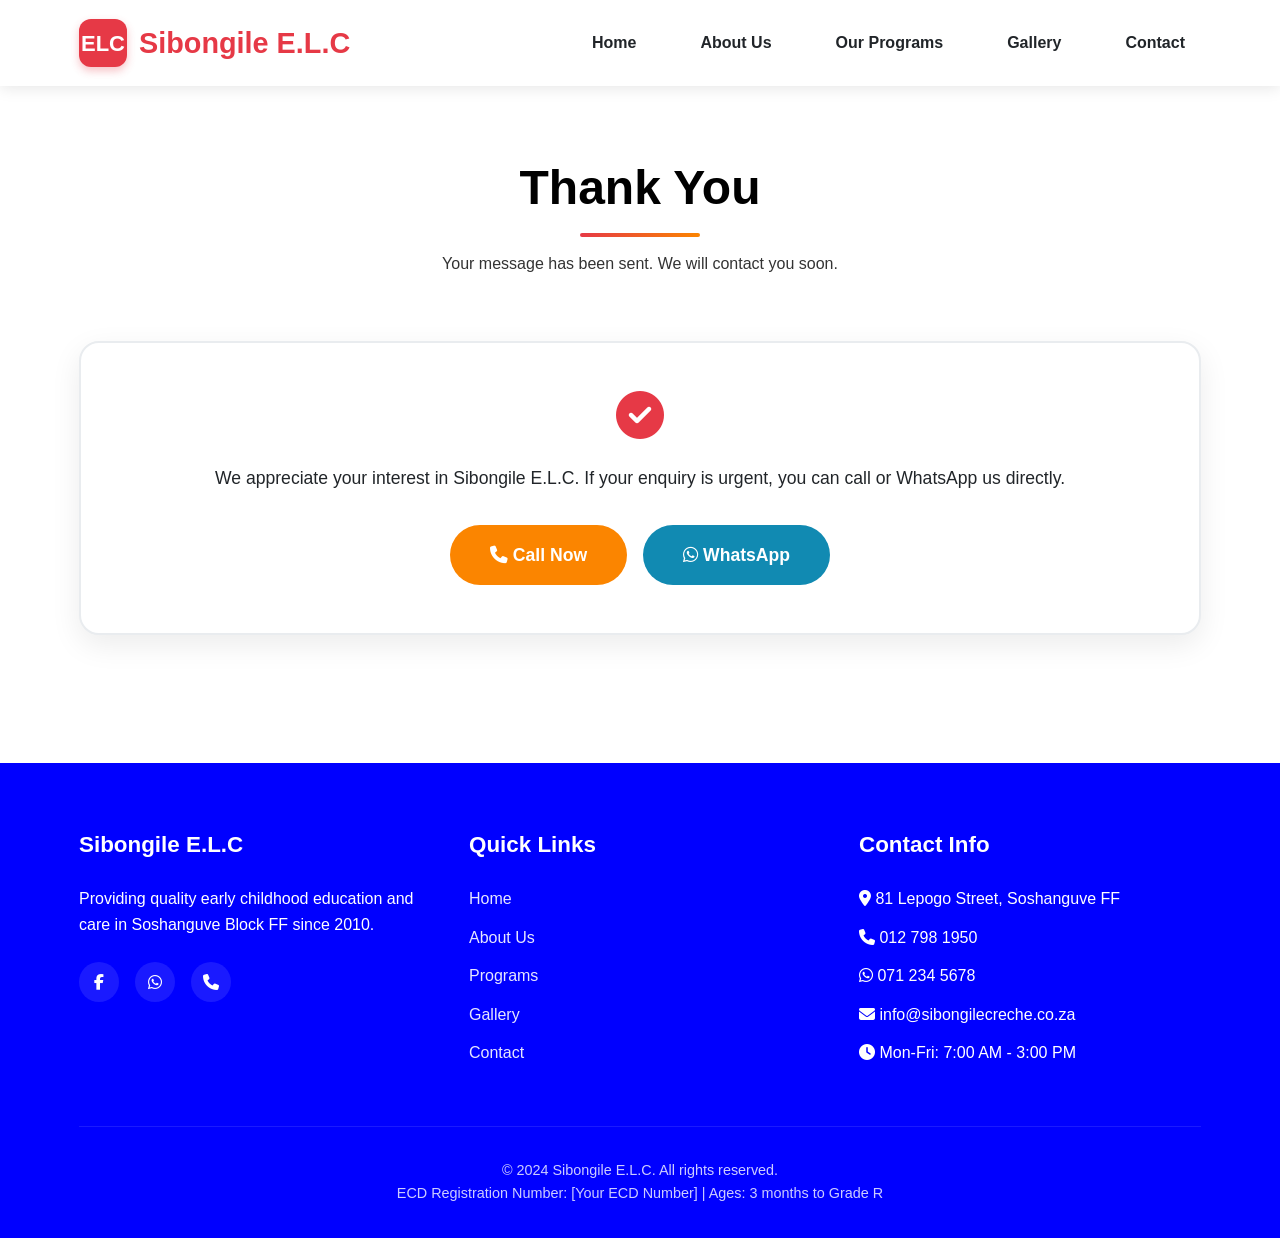
<file: thank_you.html>
<!DOCTYPE html>
<html lang="en">
<head>
    <meta charset="UTF-8">
    <meta name="viewport" content="width=device-width, initial-scale=1.0">
    <title>Thank You | Sibongile E.L.C</title>
    <link rel="stylesheet" href="css_assets/myfirst.css">
    <link rel="stylesheet" href="https://cdnjs.cloudflare.com/ajax/libs/font-awesome/6.4.0/css/all.min.css">
</head>
<body>
    <header>
        <div class="container">
            <nav>
                <div class="logo">
                    <div class="logo-icon">ELC</div>
                    <h1>Sibongile E.L.C</h1>
                </div>
                
                <button class="mobile-menu-btn" id="mobileMenuBtn">
                    <i class="fas fa-bars"></i>
                </button>
                
                <ul class="nav-links" id="navLinks">
                    <li><a href="index.html">Home</a></li>
                    <li><a href="about_us.html">About Us</a></li>
                    <li><a href="programs.html">Our Programs</a></li>
                    <li><a href="gallery.html">Gallery</a></li>
                    <li><a href="contact.html">Contact</a></li>
                </ul>
            </nav>
        </div>
    </header>

    <section class="page-content">
        <div class="container">
            <div class="page-header">
                <h1>Thank You</h1>
                <p>Your message has been sent. We will contact you soon.</p>
            </div>

            <div class="feature-card" style="text-align: center; padding: 3rem;">
                <div style="margin-bottom: 1.5rem;">
                    <i class="fas fa-check-circle" style="font-size: 3rem; color: var(--primary-red);"></i>
                </div>
                <p style="font-size: 1.1rem; margin-bottom: 2rem;">
                    We appreciate your interest in Sibongile E.L.C. If your enquiry is urgent, you can call or WhatsApp us directly.
                </p>
                <div style="display: flex; gap: 1rem; justify-content: center; flex-wrap: wrap;">
                    <a href="tel:0127981950" class="btn btn-primary">
                        <i class="fas fa-phone"></i> Call Now
                    </a>
                    <a href="https://wa.me/27712345678" target="_blank" class="btn btn-secondary">
                        <i class="fab fa-whatsapp"></i> WhatsApp
                    </a>
                </div>
            </div>
        </div>
    </section>

    <footer>
        <div class="container">
            <div class="footer-content">
                <div class="footer-section">
                    <h3>Sibongile E.L.C</h3>
                    <p>Providing quality early childhood education and care in Soshanguve Block FF since 2010.</p>
                    <div class="social-links">
                        <a href="#" class="social-icon"><i class="fab fa-facebook-f"></i></a>
                        <a href="#" class="social-icon"><i class="fab fa-whatsapp"></i></a>
                        <a href="#" class="social-icon"><i class="fas fa-phone"></i></a>
                    </div>
                </div>
                
                <div class="footer-section">
                    <h3>Quick Links</h3>
                    <ul class="footer-links">
                        <li><a href="index.html">Home</a></li>
                        <li><a href="about_us.html">About Us</a></li>
                        <li><a href="programs.html">Programs</a></li>
                        <li><a href="gallery.html">Gallery</a></li>
                        <li><a href="contact.html">Contact</a></li>
                    </ul>
                </div>
                
                <div class="footer-section">
                    <h3>Contact Info</h3>
                    <ul class="footer-links">
                        <li><i class="fas fa-map-marker-alt"></i> 81 Lepogo Street, Soshanguve FF</li>
                        <li><i class="fas fa-phone"></i> 012 798 1950</li>
                        <li><i class="fab fa-whatsapp"></i> 071 234 5678</li>
                        <li><i class="fas fa-envelope"></i> info@sibongilecreche.co.za</li>
                        <li><i class="fas fa-clock"></i> Mon-Fri: 7:00 AM - 3:00 PM</li>
                    </ul>
                </div>
            </div>
            
            <div class="copyright">
                <p>&copy; 2024 Sibongile E.L.C. All rights reserved.</p>
                <p>ECD Registration Number: [Your ECD Number] | Ages: 3 months to Grade R</p>
            </div>
        </div>
    </footer>

    
    <script src="/myjavascrip.js" defer></script>
</body>
</html>
</file>
<file: css_assets/myfirst.css>
/* ===== CSS RESET & BASE STYLES ===== */
* {
    margin: 0;
    padding: 0;
    box-sizing: border-box;
}

body {
    font-family: 'Segoe UI', Tahoma, Geneva, Verdana, sans-serif;
    line-height: 1.6;
    color: #333;
    background-color: #fff;
}

.container {
    width: 90%;
    max-width: 1200px;
    margin: 0 auto;
    padding: 0 15px;
}

/* ===== VIBRANT COLOR PALETTE ===== */
:root {
    /* Main Reds - Primary Brand Colors */
    --primary-red: #e63946;      /* Bright vibrant red */
    --dark-red: #d00000;         /* Darker red for contrast */
    --light-red: #ff6b6b;        /* Lighter red */
    --soft-red: #ffeaea;         /* Very light red for backgrounds */
    
    /* Vibrant Accent Colors */
    --sun-yellow: #ffd166;       /* Warm sunshine yellow */
    --sky-blue: #118ab2;         /* Calm sky blue */
    --ocean-blue: #06d6a0;       /* Fresh teal/green-blue */
    --violet: #7209b7;           /* Royal purple/violet */
    --orange: #fb8500;           /* Bright orange */
    
    /* Neutrals */
    --white: #ffffff;
    --light-gray: #f8f9fa;
    --medium-gray: #e9ecef;
    --dark-gray: #495057;
    --text-dark: #212529;
    --text-light: #6c757d;
}

/* ===== HEADER & NAVIGATION ===== */
header {
    background-color: var(--white);
    box-shadow: 0 2px 15px rgba(0, 0, 0, 0.1);
    position: sticky;
    top: 0;
    z-index: 1000;
}

nav {
    display: flex;
    justify-content: space-between;
    align-items: center;
    padding: 1.2rem 0;
    position: relative;
}

.logo {
    display: flex;
    align-items: center;
    gap: 12px;
}

.logo-icon {
    width: 48px;
    height: 48px;
    background-color: var(--primary-red);
    border-radius: 12px;
    display: flex;
    align-items: center;
    justify-content: center;
    color: white;
    font-weight: bold;
    font-size: 22px;
    box-shadow: 0 4px 8px rgba(230, 57, 70, 0.3);
}

.logo h1 {
    font-size: 1.8rem;
    color: var(--primary-red);
    font-weight: 700;
}

.nav-links {
    display: flex;
    list-style: none;
    gap: 2rem;
}

.nav-links a {
    text-decoration: none;
    color: var(--text-dark);
    font-weight: 600;
    padding: 0.5rem 1rem;
    border-radius: 8px;
    transition: all 0.3s ease;
}

.nav-links a:hover {
    background-color: var(--soft-red);
    color: var(--primary-red);
}

.nav-links a.active {
    background-color: var(--primary-red);
    color: white;
}

.mobile-menu-btn {
    display: none;
    background: none;
    border: none;
    font-size: 1.8rem;
    cursor: pointer;
    color: var(--primary-red);
}

/* ===== ABOUT US PAGE SPECIFIC STYLES ===== */

/* Hero Section for About Us */
.about-hero {
    background: 
        linear-gradient(rgba(0, 0, 0, 0.6), rgba(0, 0, 0, 0.7)),
        url('../image_assets/about-hero.jpg') center/cover no-repeat;
    color: white;
    text-align: center;
    padding: 6rem 1rem;
    border-radius: 0 0 30px 30px;
    margin-bottom: 3rem;
    position: relative;
    overflow: hidden;
    min-height: 400px;
    display: flex;
    align-items: center;
}

.about-hero h1 {
    font-size: 3.2rem;
    margin-bottom: 1.5rem;
    text-shadow: 2px 2px 8px rgba(0, 0, 0, 0.3);
}

.about-hero p {
    font-size: 1.3rem;
    max-width: 700px;
    margin: 0 auto;
}

/* Story Section */
.story-section {
    display: grid;
    grid-template-columns: 1fr 1fr;
    gap: 4rem;
    align-items: center;
    margin: 4rem 0;
    padding: 0;
}

.story-image {
    border-radius: 20px;
    overflow: hidden;
    box-shadow: 0 15px 35px rgba(0, 0, 0, 0.1);
}

.story-image img {
    width: 100%;
    height: 350px;
    object-fit: cover;
    display: block;
}

/* Stats Section */
.stats-section {
    display: grid;
    grid-template-columns: repeat(auto-fit, minmax(200px, 1fr));
    gap: 2rem;
    margin: 4rem 0;
    padding: 3rem;
    background-color: var(--light-gray);
    border-radius: 20px;
}

.stat-item {
    text-align: center;
    padding: 2rem;
    background: white;
    border-radius: 15px;
    box-shadow: 0 5px 20px rgba(0, 0, 0, 0.05);
}

.stat-number {
    font-size: 2.5rem;
    font-weight: bold;
    color: var(--primary-red);
    margin-bottom: 0.5rem;
}

/* Team Section */
.team-grid {
    display: grid;
    grid-template-columns: repeat(auto-fit, minmax(280px, 1fr));
    gap: 2.5rem;
    margin: 3rem 0;
}

.team-card {
    background: white;
    border-radius: 20px;
    padding: 2.5rem;
    text-align: center;
    box-shadow: 0 10px 30px rgba(0, 0, 0, 0.08);
    border: 2px solid var(--medium-gray);
}

.team-icon {
    width: 100px;
    height: 100px;
    border-radius: 50%;
    background-color: var(--soft-red);
    display: flex;
    align-items: center;
    justify-content: center;
    margin: 0 auto 1.5rem;
    font-size: 2.5rem;
    color: var(--primary-red);
}

.team-card h3 {
    color: var(--primary-red);
    margin-bottom: 0.5rem;
    font-size: 1.4rem;
}

.team-card p {
    color: var(--text-dark);
    margin-bottom: 1rem;
}

.team-tags {
    display: flex;
    flex-wrap: wrap;
    gap: 0.5rem;
    justify-content: center;
    margin-top: 1rem;
}

.team-tag {
    background: var(--soft-red);
    padding: 0.3rem 0.8rem;
    border-radius: 20px;
    font-size: 0.85rem;
    color: var(--primary-red);
}

/* ===== FEES & PACKAGES ===== */
.fees {
    padding: 4rem 0;
    background-color: var(--soft-red);
}

.fees-grid {
    display: grid;
    grid-template-columns: repeat(auto-fit, minmax(280px, 1fr));
    gap: 2rem;
    margin-top: 2rem;
}

.fee-card {
    background-color: white;
    padding: 2rem;
    border-radius: 18px;
    box-shadow: 0 8px 22px rgba(0, 0, 0, 0.08);
    text-align: center;
}

.fee-card h3 {
    font-size: 1.4rem;
    margin-bottom: 0.3rem;
}

.age {
    color: var(--text-light);
    font-size: 0.9rem;
    margin-bottom: 1rem;
}

.price {
    font-size: 2.2rem;
    font-weight: bold;
    color: var(--primary-red);
    margin-bottom: 1.5rem;
}

.price span {
    font-size: 0.9rem;
    font-weight: normal;
    color: var(--text-light);
}

.fee-card ul {
    list-style: none;
    margin-bottom: 2rem;
}

.fee-card ul li {
    margin-bottom: 0.6rem;
    color: var(--text-dark);
}

/* Featured (Most Popular) */
.fee-card.featured {
    border: 2px solid var(--primary-red);
    transform: scale(1.05);
}

.fees-note {
    text-align: center;
    margin-top: 2rem;
    font-size: 0.9rem;
    color: var(--text-light);
}

/* Fees List Layout (No Boxes) */
.fees-list {
    display: flex;
    flex-direction: column;
    gap: 1.5rem;
    margin-top: 2rem;
}

.fee-row {
    display: grid;
    grid-template-columns: 1.2fr 0.6fr 2fr 0.6fr;
    gap: 1.5rem;
    align-items: center;
    padding: 1.2rem 0;
    border-bottom: 1px solid var(--medium-gray);
}

.fee-row:last-child {
    border-bottom: none;
}

.fee-row-title h3 {
    margin-bottom: 0.3rem;
}

.fee-row-price .price {
    font-size: 1.6rem;
    font-weight: bold;
    color: var(--primary-red);
}

.fee-row-details {
    display: flex;
    flex-wrap: wrap;
    gap: 0.6rem 1.2rem;
    color: var(--text-dark);
}

.fee-row-details span i {
    color: var(--primary-red);
    margin-right: 0.4rem;
}

.fee-tag {
    display: inline-block;
    margin-top: 0.3rem;
    padding: 0.2rem 0.6rem;
    background: var(--soft-red);
    color: var(--primary-red);
    border-radius: 999px;
    font-size: 0.8rem;
    font-weight: 600;
}

@media (max-width: 900px) {
    .fee-row {
        grid-template-columns: 1fr;
        gap: 0.8rem;
    }

    .fee-row-action .btn {
        width: 100%;
        max-width: 320px;
    }
}



/* Why Choose Us Section */
.why-choose-section {
    background-color: var(--light-gray);
    padding: 4rem 0;
    margin: 4rem 0;
    border-radius: 30px;
}

/* Responsive Design for About Us */
@media (max-width: 768px) {
    .story-section {
        grid-template-columns: 1fr;
        gap: 2rem;
    }
    
    .about-hero h1 {
        font-size: 2.2rem;
    }
    
    .stats-section {
        padding: 2rem;
    }
    
    .team-grid {
        grid-template-columns: 1fr;
    }
}
/* ===== HERO SECTION ===== */
.hero {
    background: 
        linear-gradient(rgba(0, 0, 0, 0.5), rgba(0, 0, 0, 0.6)),
        url('../images/daycare-hero.jpg') center/cover no-repeat;
    color: white;
    text-align: center;
    padding: 6rem 1rem;
    margin-bottom: 3rem;
    border-radius: 0 0 30px 30px;
    position: relative;
    min-height: 500px;
    display: flex;
    align-items: center;
    overflow: hidden;
}

.hero::before {
    content: '';
    position: absolute;
    top: 0;
    left: 0;
    right: 0;
    bottom: 0;
    background: 
        linear-gradient(rgba(0, 0, 0, 0.5), rgba(0, 0, 0, 0.6)),
        url('../image_assets/crechee.png') center/cover no-repeat;
    filter: blur(5px);
    z-index: -1;
    transform: scale(1.1);
}

.hero .container {
    position: relative;
    z-index: 1;
}

.hero h2 {
    font-size: 3.2rem;
    margin-bottom: 1.5rem;
    text-shadow: 2px 2px 8px rgba(0, 0, 0, 0.3);
}

.hero p {
    font-size: 1.3rem;
    max-width: 800px;
    margin: 0 auto 3rem;
    opacity: 0.95;
    text-shadow: 1px 1px 4px rgba(0, 0, 0, 0.3);
}

.cta-buttons {
    display: flex;
    gap: 1.5rem;
    justify-content: center;
    flex-wrap: wrap;
}

.btn {
    padding: 1rem 2.5rem;
    border-radius: 50px;
    text-decoration: none;
    font-weight: bold;
    font-size: 1.1rem;
    display: inline-block;
    transition: all 0.3s ease;
    border: none;
    cursor: pointer;
}

.btn-primary {
    background-color: var(--orange);
    color: white;
}

.btn-primary:hover {
    background-color: #e67700;
    transform: translateY(-3px);
    box-shadow: 0 8px 20px rgba(251, 133, 0, 0.4);
}

.btn-secondary {
    background-color: var(--sky-blue);
    color: white;
}

.btn-secondary:hover {
    background-color: #0d7a9c;
    transform: translateY(-3px);
    box-shadow: 0 8px 20px rgba(17, 138, 178, 0.4);
}

/* ===== FEATURE CARDS ===== */
.features {
    display: grid;
    grid-template-columns: repeat(4, 1fr); /* 4 cards in one row */
    gap: 2rem;
    padding: 4rem 0;
}

.feature-card {
    background: var(--white);
    border-radius: 20px;
    padding: 2rem;
    text-align: center;
    box-shadow: 0 10px 30px rgba(0, 0, 0, 0.08);
    transition: transform 0.3s ease;
    border: 2px solid var(--medium-gray);
}

.feature-card:hover {
    transform: translateY(-10px);
    border-color: var(--primary-red);
    box-shadow: 0 15px 40px rgba(230, 57, 70, 0.15);
}

.feature-icon {
    width: 70px;
    height: 70px;
    border-radius: 50%;
    background-color: var(--soft-red);
    display: flex;
    align-items: center;
    justify-content: center;
    margin: 0 auto 1.5rem;
    font-size: 1.8rem;
    color: var(--primary-red);
}

/* TEXT COLOR IS NOW BLACK */
.feature-card h3 {
    color: var(--text-dark); /* BLACK TEXT */
    margin-bottom: 1rem;
    font-size: 1.4rem;
    font-weight: 600;
}

.feature-card p {
    color: var(--text-dark); /* BLACK TEXT */
    line-height: 1.6;
    font-size: 0.95rem;
}

/* ===== MAIN CONTENT AREA ===== */
.page-content {
    padding: 4rem 0;
}

.page-header {
    text-align: center;
    margin-bottom: 4rem;
}

.page-header h1 {
    color: black;
    font-size: 3rem;
    margin-bottom: 1.5rem;
    position: relative;
    display: inline-block;
}

.page-header h1::after {
    content: '';
    position: absolute;
    bottom: -10px;
    left: 50%;
    transform: translateX(-50%);
    width: 120px;
    height: 4px;
    background: linear-gradient(to right, var(--primary-red), var(--orange));
    border-radius: 2px;
}

/* ===== GALLERY STYLES ===== */
.gallery-grid {
    display: grid;
    grid-template-columns: repeat(auto-fill, minmax(280px, 1fr));
    gap: 1.5rem;
    margin-top: 3rem;
}

.gallery-item {
    border-radius: 15px;
    overflow: hidden;
    box-shadow: 0 5px 20px rgba(0, 0, 0, 0.1);
    transition: transform 0.3s ease;
}

.gallery-item:hover {
    transform: scale(1.05);
}

.gallery-item img {
    width: 100%;
    height: 250px;
    object-fit: cover;
    display: block;
}

.gallery-item > div {
    padding: 1.5rem;
    background: white;
}

/* ===== PROGRAM CARDS ===== */

.age-badge {
    text-decoration: none;
    color: var(--text-dark);
    transition: transform 0.2s ease, box-shadow 0.2s ease;
}

.age-badge:hover {
    transform: translateY(-3px);
    box-shadow: 0 8px 20px rgba(0, 0, 0, 0.15);
}

.age-badge:active {
    transform: translateY(0);
}

html {
    scroll-behavior: smooth;
}

.program-cards {
    display: grid;
    grid-template-columns: repeat(auto-fit, minmax(320px, 1fr));
    gap: 3rem;
}

.program-card {
    background: var(--white);
    border-radius: 20px;
    overflow: hidden;
    box-shadow: 0 10px 30px rgba(0, 0, 0, 0.1);
    border: 2px solid var(--medium-gray);
}

.program-header {
    background-color: grey;
    color: white;
    padding: 2rem;
    text-align: center;
}

.program-body {
    padding: 2.5rem;
}

.program-body h3 {
    color: var(--primary-red);
    margin-bottom: 1.5rem;
    font-size: 1.4rem;
}

.program-body ul {
    list-style: none;
    margin: 1.5rem 0;
}

.program-body li {
    margin-bottom: 0.8rem;
    padding-left: 1.5rem;
    position: relative;
}

.program-body li::before {
    content: '✓';
    position: absolute;
    left: 0;
    color: var(--primary-red);
    font-weight: bold;
}

/* ===== CONTACT STYLES ===== */
.contact-container {
    display: grid;
    grid-template-columns: repeat(auto-fit, minmax(300px, 1fr));
    gap: 4rem;
}

.contact-info {
    background-color: var(--soft-red);
    padding: 2.5rem;
    border-radius: 20px;
}

.contact-item {
    display: flex;
    align-items: center;
    gap: 1.5rem;
    margin-bottom: 2rem;
}

.contact-icon {
    width: 50px;
    height: 50px;
    background-color: var(--primary-red);
    border-radius: 50%;
    display: flex;
    align-items: center;
    justify-content: center;
    color: white;
    font-size: 1.2rem;
}

.form-group {
    margin-bottom: 1.5rem;
}

.form-group label {
    display: block;
    margin-bottom: 0.5rem;
    color: var(--text-dark);
    font-weight: 600;
}

.form-group input,
.form-group select,
.form-group textarea {
    width: 100%;
    padding: 0.8rem 1rem;
    border: 2px solid var(--medium-gray);
    border-radius: 8px;
    font-family: inherit;
    font-size: 1rem;
}

.form-group input:focus,
.form-group select:focus,
.form-group textarea:focus {
    outline: none;
    border-color: var(--primary-red);
}


/* ===== FOOTER ===== */
footer {
    background-color: blue;
    color: white;
    padding: 4rem 0 2rem;
    margin-top: 4rem;
}

.footer-content {
    display: grid;
    grid-template-columns: repeat(auto-fit, minmax(250px, 1fr));
    gap: 3rem;
    margin-bottom: 3rem;
}

.footer-section h3 {
    margin-bottom: 1.5rem;
    font-size: 1.4rem;
}

.footer-links {
    list-style: none;
}

.footer-links li {
    margin-bottom: 0.8rem;
}

.footer-links a {
    color: rgba(255, 255, 255, 0.9);
    text-decoration: none;
    transition: color 0.3s ease;
}

.footer-links a:hover {
    color: white;
}

.social-links {
    display: flex;
    gap: 1rem;
    margin-top: 1.5rem;
}

.social-icon {
    width: 40px;
    height: 40px;
    background-color: rgba(255, 255, 255, 0.1);
    border-radius: 50%;
    display: flex;
    align-items: center;
    justify-content: center;
    color: white;
    text-decoration: none;
    transition: background-color 0.3s ease;
}

.social-icon:hover {
    background-color: rgba(255, 255, 255, 0.2);
}

.copyright {
    text-align: center;
    padding-top: 2rem;
    border-top: 1px solid rgba(255, 255, 255, 0.1);
    color: rgba(255, 255, 255, 0.8);
    font-size: 0.9rem;
}

/* ===== RESPONSIVE DESIGN ===== */
@media (max-width: 1200px) {
    .features {
        grid-template-columns: repeat(2, 1fr); /* 2 cards per row on tablets */
    }
}

@media (max-width: 768px) {
    .features {
        grid-template-columns: 1fr; /* 1 card per row on mobile */
    }
    
    .nav-links {
        display: none;
        position: absolute;
        top: 100%;
        left: 0;
        width: 100%;
        background-color: var(--white);
        flex-direction: column;
        padding: 1rem;
        box-shadow: 0 10px 20px rgba(0, 0, 0, 0.1);
        z-index: 1100;
    }
    
    .nav-links.active {
        display: flex;
    }
    
    .mobile-menu-btn {
        display: block;
    }
    
    .hero h2 {
        font-size: 2.2rem;
    }
    
    .hero p {
        font-size: 1.1rem;
    }
    
    .cta-buttons {
        flex-direction: column;
        align-items: center;
    }
    
    .btn {
        width: 100%;
        max-width: 300px;
        text-align: center;
    }
    
    .page-header h1 {
        font-size: 2.2rem;
    }
    
    .contact-container {
        grid-template-columns: 1fr;
        gap: 2rem;
    }
    
    .contact-item {
        flex-direction: column;
        text-align: center;
    }
    
    .contact-icon {
        margin: 0 auto;
    }
}

/* ===== UTILITY CLASSES ===== */
.text-center {
    text-align: center;
}

.mt-1 { margin-top: 1rem; }
.mt-2 { margin-top: 2rem; }
.mt-3 { margin-top: 3rem; }
.mb-1 { margin-bottom: 1rem; }
.mb-2 { margin-bottom: 2rem; }
.mb-3 { margin-bottom: 3rem; }

.color-red { color: var(--primary-red); }
.color-yellow { color: var(--sun-yellow); }
.color-blue { color: var(--sky-blue); }
.color-teal { color: var(--ocean-blue); }
.color-orange { color: var(--orange); }
.color-purple { color: var(--violet); }

/* ===== ANIMATIONS ===== */
@keyframes fadeIn {
    from {
        opacity: 0;
        transform: translateY(20px);
    }
    to {
        opacity: 1;
        transform: translateY(0);
    }
}

.fade-in {
    animation: fadeIn 0.6s ease-out;
}
</file>
